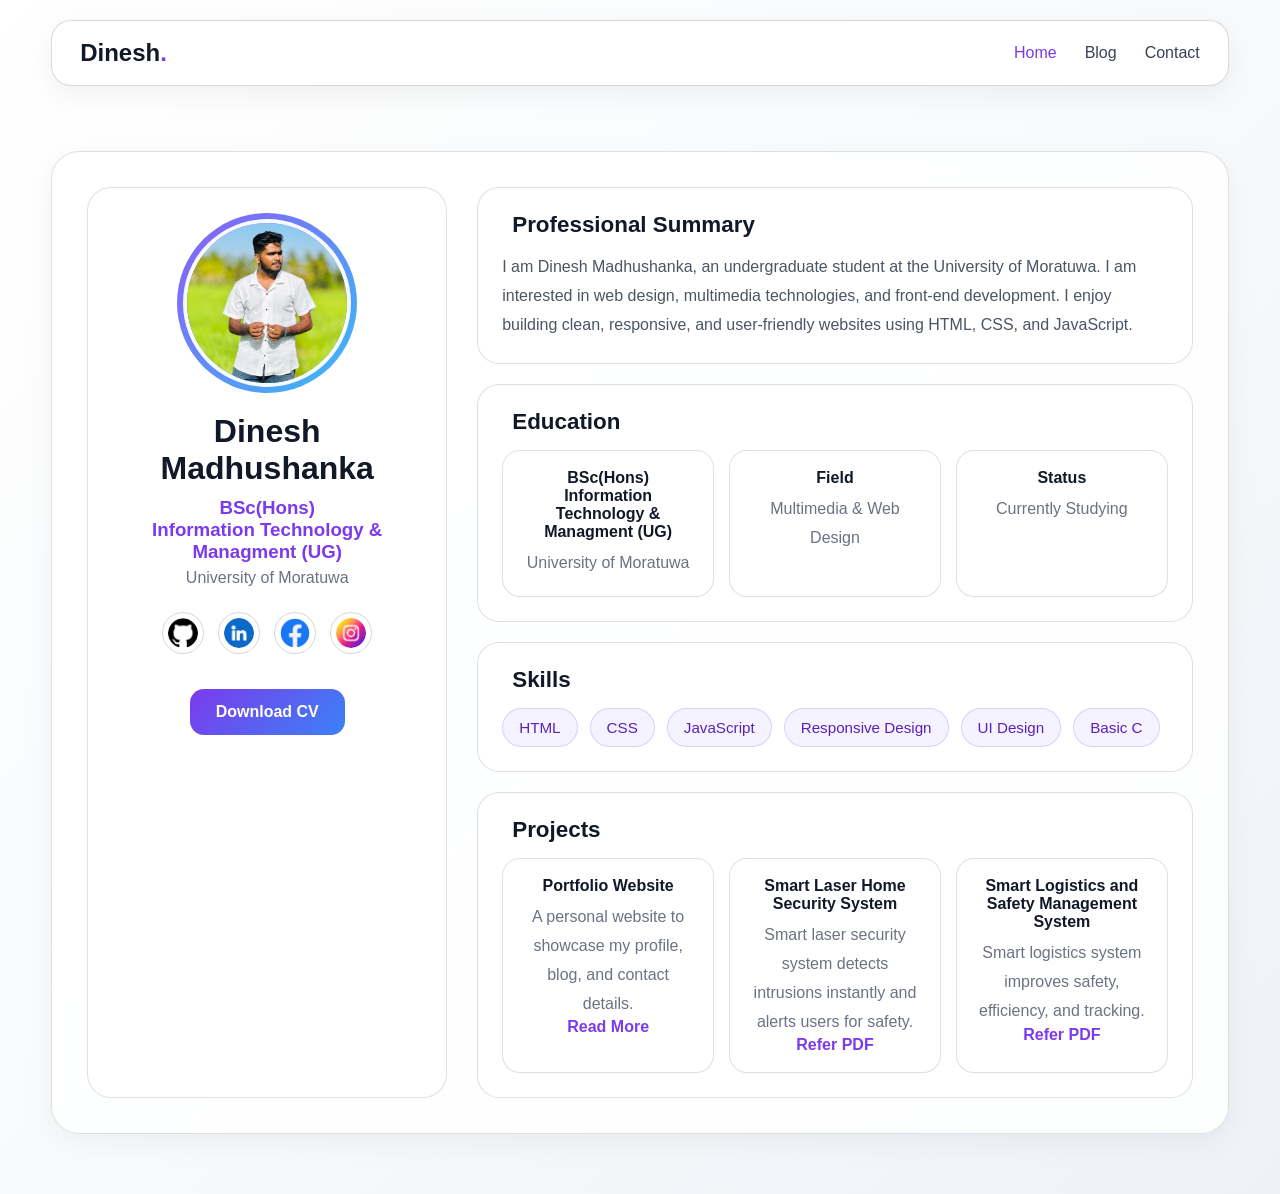
<file: index.html>
<!DOCTYPE html>
<html lang="en">
<head>
  <meta charset="UTF-8" />
  <meta name="viewport" content="width=device-width, initial-scale=1.0" />
  <title>Dinesh Madhushanka | Home</title>
  <link rel="stylesheet" href="style.css" />
</head>
<body>
  <header class="navbar">
    <div class="logo">Dinesh<span>.</span></div>
    <nav>
      <ul class="nav-links">
        <li><a href="index.html" class="active">Home</a></li>
        <li><a href="blog.html">Blog</a></li>
        <li><a href="contact.html">Contact</a></li>
      </ul>
    </nav>
  </header>

  <main class="container">
    <section class="glass hero">
      <div class="hero-left">
        <div class="profile-circle">
          <img src="imag01.jpg" alt="Dinesh Madhushanka">
        </div>

        <h1>Dinesh Madhushanka</h1>
        <h3>BSc(Hons)<br> Information Technology & Managment (UG)</h3>
        <p class="sub-text">University of Moratuwa</p>

        <div class="social-icons">
          <a href="https://github.com/dmadusanka099-boop" target="_blank">
    <img src="github.png" alt="GitHub">
  </a>

  <a href="https://www.linkedin.com/in/dinesh-madushanka-1a546a365?utm_source=share&utm_campaign=share_via&utm_content=profile&utm_medium=ios_app" target="_blank">
    <img src="linkedin.png" alt="LinkedIn">
  </a>

  <a href="https://www.facebook.com/share/1B6ZuKoHpn/?mibextid=wwXIfr" target="_blank">
    <img src="facebook.png" alt="Facebook">
  </a>

  <a href="https://www.instagram.com/dineshkmadhushanka?igsh=emt3bDhvOXY0MDBs&utm_source=qr" target="_blank">
    <img src="instagram.png" alt="Instagram">
        </div>

        <a href="cv01.pdf" class="btn">Download CV</a>
      </div>

      <div class="hero-right">
        <div class="info-card">
          <h2><i class="fas fa-user-graduate"></i> Professional Summary</h2>
          <p>
            I am Dinesh Madhushanka, an undergraduate student at the University of Moratuwa.
            I am interested in web design, multimedia technologies, and front-end development.
            I enjoy building clean, responsive, and user-friendly websites using HTML, CSS, and JavaScript.
          </p>
        </div>

        <div class="info-card">
          <h2><i class="fas fa-graduation-cap"></i> Education</h2>
          <div class="mini-grid">
            <div class="mini-box">
              <h4>BSc(Hons)<br> Information Technology & Managment (UG)</h4>
              <p>University of Moratuwa</p>
            </div>
            <div class="mini-box">
              <h4>Field</h4>
              <p>Multimedia & Web Design</p>
            </div>
            <div class="mini-box">
              <h4>Status</h4>
              <p>Currently Studying</p>
            </div>
          </div>
        </div>

        <div class="info-card">
          <h2><i class="fas fa-code"></i> Skills</h2>
          <div class="tags">
            <span>HTML</span>
            <span>CSS</span>
            <span>JavaScript</span>
            <span>Responsive Design</span>
            <span>UI Design</span>
            <span>Basic C</span>
          </div>
        </div>

        <div class="info-card">
          <h2><i class="fas fa-laptop-code"></i> Projects</h2>
          <div class="project-list">
            <div class="project-box">
              <h4>Portfolio Website</h4>
              <p>A personal website to showcase my profile, blog, and contact details.</p>
              <a href="index.html" class="read-more">Read More</a>
            </div>
            <div class="project-box">
              <h4>Smart Laser Home Security System</h4>
              <p>Smart laser security system detects intrusions instantly and alerts users for safety.</p>
              <a href="Smart Laser Security System 01.pdf" class="read-more">Refer PDF</a>
            </div>
            <div class="project-box">
              <center><h4>Smart Logistics and Safety Management System</h4></center>
              <p>Smart logistics system improves safety, efficiency, and tracking.</p>
              <a href="Smart Logistics and Safety Management System.pdf" class="read-more">Refer PDF</a>
            </div>
          </div>
        </div>
      </div>
    </section>
  </main>
</body>
</html>
</file>
<file: style.css>
* {
  margin: 0;
  padding: 0;
  box-sizing: border-box;
  font-family: 'Poppins', sans-serif;
}

body {
  min-height: 100vh;
  background: linear-gradient(135deg, #ffffff, #f8fafc, #eef2f7);
  color: #111827;
  overflow-x: hidden;
  position: relative;
}

a {
  text-decoration: none;
  color: inherit;
}

.container {
  width: 92%;
  max-width: 1250px;
  margin: 0 auto;
  padding: 30px 0 60px;
}

.navbar {
  width: 92%;
  max-width: 1250px;
  margin: 20px auto 0;
  padding: 18px 28px;
  display: flex;
  justify-content: space-between;
  align-items: center;
  background: rgba(255, 255, 255, 0.9);
  border: 1px solid rgba(0, 0, 0, 0.15);
  backdrop-filter: blur(18px);
  -webkit-backdrop-filter: blur(18px);
  border-radius: 20px;
  box-shadow: 0 8px 30px rgba(0, 0, 0, 0.06);
  position: sticky;
  top: 15px;
  z-index: 10;
}

.logo {
  font-size: 1.5rem;
  font-weight: 700;
  color: #111827;
}

.logo span {
  color: #7c3aed;
}

.nav-links {
  display: flex;
  list-style: none;
  gap: 28px;
}

.nav-links a {
  font-weight: 500;
  color: #374151;
  transition: 0.3s;
}

.nav-links a:hover,
.nav-links a.active {
  color: #7c3aed;
}

.glass {
  background: rgba(255, 255, 255, 0.85);
  border: 1px solid rgba(0, 0, 0, 0.12);
  backdrop-filter: blur(18px);
  -webkit-backdrop-filter: blur(18px);
  box-shadow: 0 8px 30px rgba(0, 0, 0, 0.05);
  border-radius: 28px;
}

.hero {
  display: grid;
  grid-template-columns: 360px 1fr;
  gap: 30px;
  padding: 35px;
  margin-top: 35px;
}

.hero-left {
  text-align: center;
  padding: 25px;
  background: rgba(255, 255, 255, 0.92);
  border-radius: 24px;
  border: 1px solid rgba(0, 0, 0, 0.12);
}

.profile-circle {
  width: 180px;
  height: 180px;
  margin: 0 auto 20px;
  border-radius: 50%;
  padding: 6px;
  background: linear-gradient(135deg, #8b5cf6, #38bdf8);
}

.profile-circle img {
  width: 100%;
  height: 100%;
  border-radius: 50%;
  object-fit: cover;
  border: 4px solid rgba(255, 255, 255, 0.95);
}

.hero-left h1 {
  font-size: 2rem;
  margin-bottom: 10px;
  color: #111827;
}

.hero-left h3 {
  color: #7c3aed;
  font-weight: 600;
  margin-bottom: 6px;
}

.sub-text {
  color: #6b7280;
  margin-bottom: 20px;
}

.social-icons {
  display: flex;
  justify-content: center;
  gap: 14px;
  margin: 25px 0;
}

.social-icons a,
.contact-socials a {
  width: 42px;
  height: 42px;
  border-radius: 50%;
  display: inline-flex;
  align-items: center;
  justify-content: center;
  background: rgba(255, 255, 255, 0.95);
  border: 1px solid rgba(0, 0, 0, 0.15);
  transition: 0.3s;
}

.social-icons a:hover,
.contact-socials a:hover {
  transform: translateY(-4px);
  background: rgba(124, 58, 237, 0.08);
}

.btn {
  display: inline-block;
  margin-top: 10px;
  padding: 14px 26px;
  border-radius: 14px;
  background: linear-gradient(135deg, #7c3aed, #3b82f6);
  color: #ffffff;
  font-weight: 600;
  border: none;
  cursor: pointer;
  transition: 0.3s;
}

.btn:hover {
  transform: translateY(-3px);
  box-shadow: 0 8px 18px rgba(124, 58, 237, 0.22);
}

.hero-right {
  display: flex;
  flex-direction: column;
  gap: 20px;
}

.info-card {
  background: rgba(255, 255, 255, 0.92);
  border-radius: 22px;
  padding: 24px;
  border: 1px solid rgba(0, 0, 0, 0.12);
}

.info-card h2 {
  font-size: 1.4rem;
  margin-bottom: 15px;
  color: #111827;
}

.info-card h2 i {
  color: #7c3aed;
  margin-right: 10px;
}

.info-card p {
  color: #4b5563;
  line-height: 1.8;
}

.mini-grid,
.project-list {
  display: grid;
  grid-template-columns: repeat(3, 1fr);
  gap: 15px;
}

.mini-box,
.project-box {
  background: rgba(255, 255, 255, 0.95);
  padding: 18px;
  border-radius: 18px;
  border: 1px solid rgba(0, 0, 0, 0.12);
  text-align: center;
}

.mini-box h4,
.project-box h4 {
  margin-bottom: 8px;
  color: #111827;
}

.mini-box p,
.project-box p {
  color: #6b7280;
}

.tags {
  display: flex;
  flex-wrap: wrap;
  gap: 12px;
}

.tags span {
  padding: 10px 16px;
  border-radius: 30px;
  background: #f5f3ff;
  border: 1px solid rgba(124, 58, 237, 0.2);
  color: #5b21b6;
  font-size: 0.95rem;
}

.page-section {
  padding: 35px;
  margin-top: 35px;
}

.section-title {
  text-align: center;
  margin-bottom: 35px;
}

.section-title h1 {
  font-size: 2.5rem;
  margin-bottom: 10px;
  color: #111827;
}

.section-title h1 span {
  color: #7c3aed;
}

.section-title p {
  color: #6b7280;
  max-width: 700px;
  margin: 0 auto;
}

.blog-grid {
  display: grid;
  grid-template-columns: repeat(3, 1fr);
  gap: 25px;
}

.glass-card {
  background: rgba(255, 255, 255, 0.95);
  border: 1px solid rgba(0, 0, 0, 0.12);
  border-radius: 22px;
  overflow: hidden;
  transition: 0.3s;
  box-shadow: 0 6px 20px rgba(0, 0, 0, 0.05);
}

.glass-card:hover {
  transform: translateY(-6px);
}

.blog-card img {
  width: 100%;
  height: 220px;
  object-fit: cover;
}

.blog-content {
  padding: 22px;
}

.blog-content small {
  color: #7c3aed;
  font-size: 0.85rem;
}

.blog-content small i {
  font-size: 0.5rem;
  margin-right: 6px;
}

.blog-content h3 {
  margin: 14px 0 10px;
  color: #111827;
}

.blog-content p {
  color: #6b7280;
  line-height: 1.7;
  margin-bottom: 15px;
}

.read-more {
  color: #7c3aed;
  font-weight: 600;
}

.medium-box {
  text-align: center;
  margin-top: 35px;
  padding: 24px;
  background: rgba(255, 255, 255, 0.92);
  border-radius: 20px;
  border: 1px solid rgba(0, 0, 0, 0.12);
}

.medium-box p {
  color: #6b7280;
  margin: 10px 0;
}

.contact-wrapper {
  margin-top: 35px;
}

.contact-heading {
  text-align: center;
  margin-bottom: 25px;
}

.contact-heading h1 {
  font-size: 4rem;
  font-weight: 800;
  color: #111827;
}

.contact-heading p {
  color: #6b7280;
  font-size: 1.2rem;
}

.contact-box {
  display: grid;
  grid-template-columns: 360px 1fr;
  overflow: hidden;
}

.contact-info {
  background: rgba(255, 255, 255, 0.95);
  padding: 35px 28px;
  border-right: 1px solid rgba(0, 0, 0, 0.12);
}

.contact-info h2 {
  font-size: 2rem;
  margin-bottom: 30px;
  color: #111827;
}

.info-item {
  display: flex;
  align-items: flex-start;
  gap: 14px;
  margin-bottom: 28px;
  color: #374151;
}

.info-item i {
  margin-top: 4px;
  color: #7c3aed;
}

.contact-socials {
  display: flex;
  gap: 14px;
  margin-top: 40px;
}

.contact-form-area {
  padding: 35px 28px;
  background: rgba(255, 255, 255, 0.92);
}

.form-row {
  display: grid;
  grid-template-columns: 1fr 1fr;
  gap: 22px;
}

.input-box {
  display: flex;
  flex-direction: column;
  margin-bottom: 22px;
}

.input-box label {
  margin-bottom: 8px;
  color: #111827;
  font-weight: 500;
}

.input-box input,
.input-box textarea {
  background: transparent;
  border: none;
  border-bottom: 1px solid rgba(0, 0, 0, 0.3);
  padding: 10px 2px;
  color: #111827;
  outline: none;
  font-size: 1rem;
}

.input-box input::placeholder,
.input-box textarea::placeholder {
  color: rgba(17, 24, 39, 0.45);
}

.full-width {
  width: 100%;
}

.success-msg {
  margin-top: 15px;
  color: #16a34a;
  font-weight: 500;
}

.bg-blur {
  position: fixed;
  border-radius: 50%;
  filter: blur(30px);
  z-index: -1;
  opacity: 0.25;
}

.blur-1 {
  width: 220px;
  height: 220px;
  background: #c4b5fd;
  top: 120px;
  left: 60px;
}

.blur-2 {
  width: 280px;
  height: 280px;
  background: #93c5fd;
  top: 180px;
  right: 80px;
}

.blur-3 {
  width: 180px;
  height: 180px;
  background: #a5f3fc;
  bottom: 60px;
  left: 120px;
}

.social-icons img {
  width: 30px;
  height: 30px;
  border-radius: 50%;
  transition: 0.3s;
}

.social-icons img:hover {
  transform: scale(1.2);
}

@media (max-width: 992px) {
  .hero,
  .contact-box,
  .blog-grid,
  .mini-grid,
  .project-list {
    grid-template-columns: 1fr;
  }

  .hero-left {
    order: 1;
  }

  .hero-right {
    order: 2;
  }

  .contact-heading h1 {
    font-size: 2.8rem;
  }

  .contact-info {
    border-right: none;
    border-bottom: 1px solid rgba(0, 0, 0, 0.12);
  }
}

@media (max-width: 768px) {
  .navbar {
    flex-direction: column;
    gap: 14px;
  }

  .nav-links {
    gap: 18px;
    flex-wrap: wrap;
    justify-content: center;
  }

  .hero,
  .page-section {
    padding: 22px;
  }

  .form-row {
    grid-template-columns: 1fr;
  }

  .hero-left h1 {
    font-size: 1.7rem;
  }

  .section-title h1 {
    font-size: 2rem;
  }

  .contact-heading h1 {
    font-size: 2.3rem;
  }
}
.contact-socials {
  display: flex;
  gap: 15px;
}

.contact-socials a {
  width: 45px;
  height: 45px;
  border: 1px solid #ccc;
  border-radius: 50%;
  display: flex;
  align-items: center;
  justify-content: center;
}

.contact-socials img {
  width: 20px;
  height: 20px;
}
</file>
